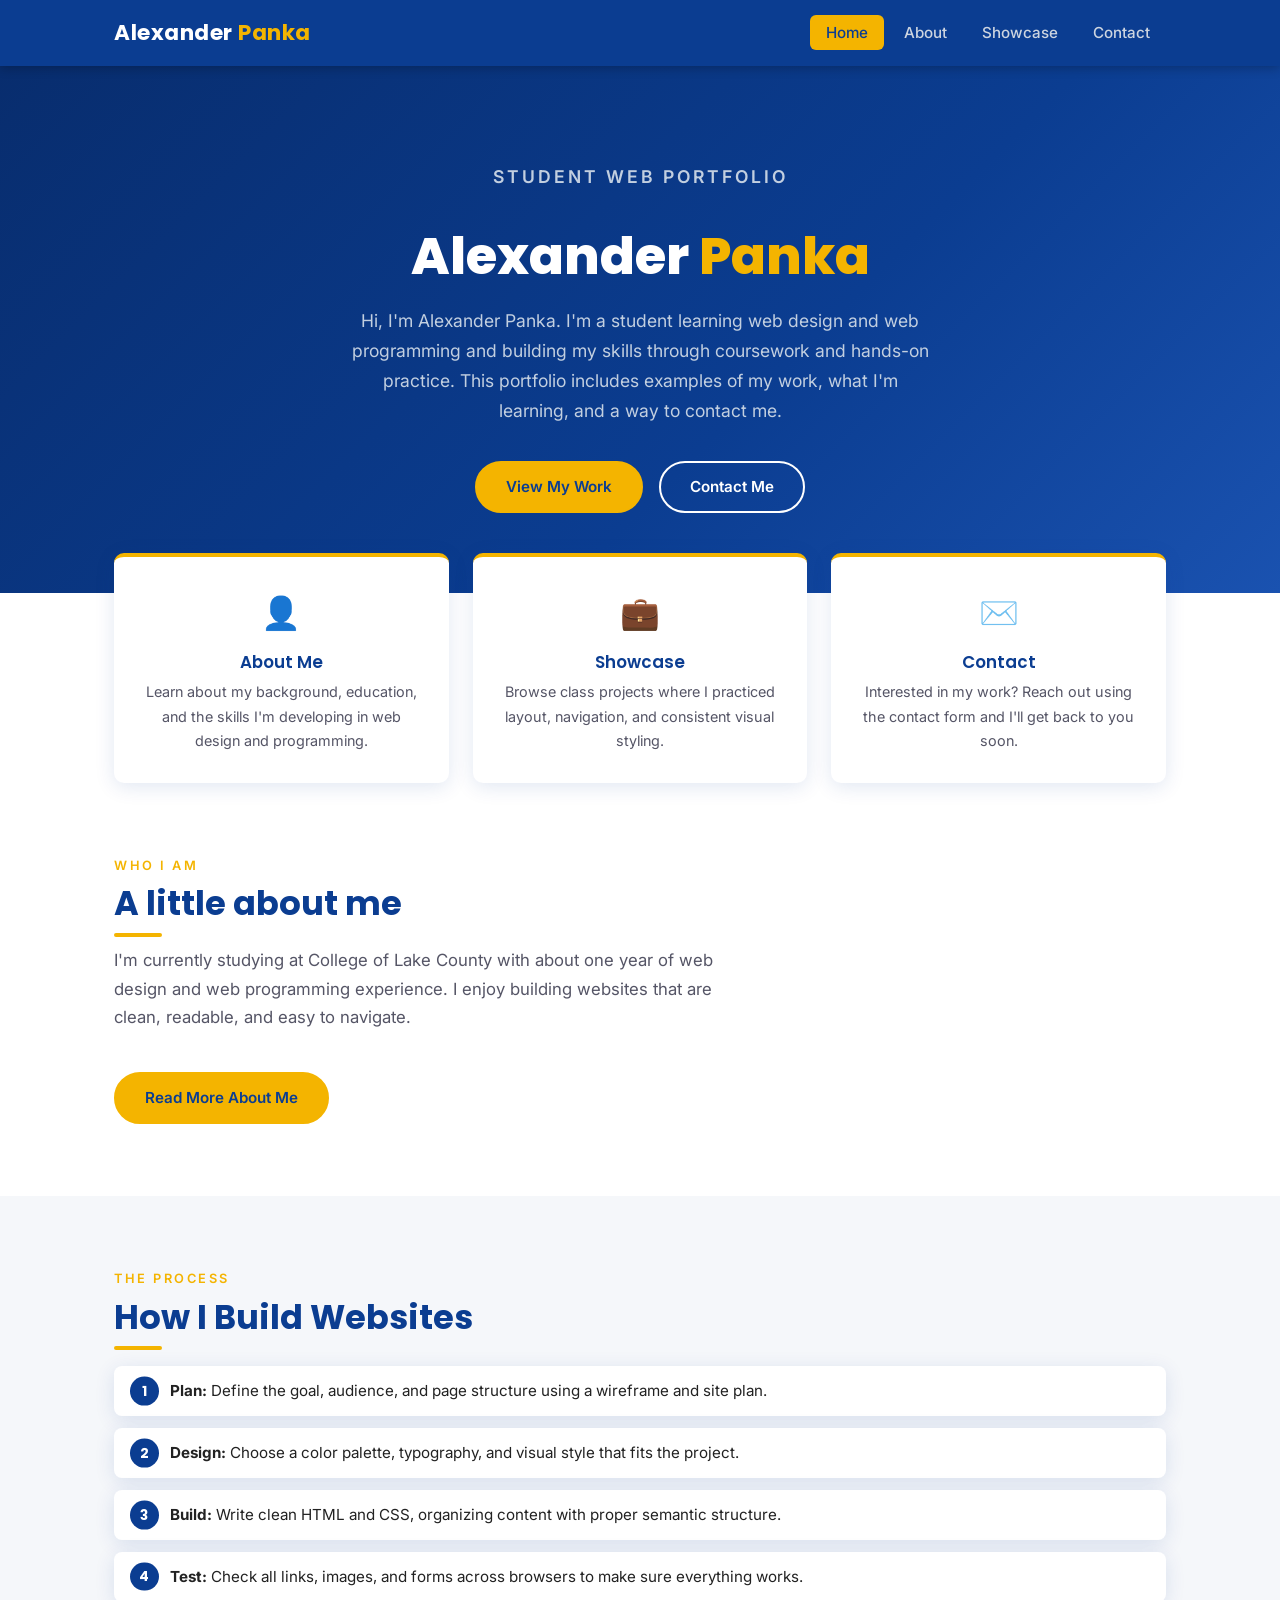
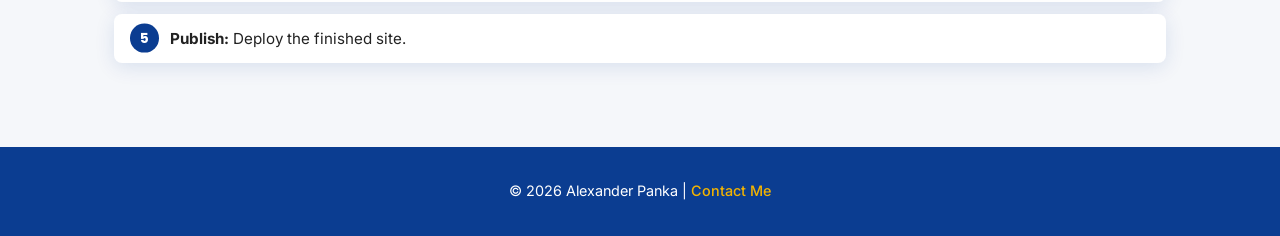
<file: index.html>
<!DOCTYPE html>
<html lang="en">
<head>
    <meta charset="UTF-8">
    <meta name="viewport" content="width=device-width, initial-scale=1.0">
    <title>Alexander Panka — Student Web Portfolio</title>
    <link rel="stylesheet" href="css/style.css">
    <link rel="stylesheet" href="css/layout.css">
</head>
<body>

    <!-- ===== HEADER ===== -->
    <header>
        <div class="header-inner">
            <div class="logo">Alexander&nbsp;<span>Panka</span></div>
            <nav>
                <ul>
                    <li><a href="index.html" class="active">Home</a></li>
                    <li><a href="about.html">About</a></li>
                    <li><a href="showcase.html">Showcase</a></li>
                    <li><a href="contact.html">Contact</a></li>
                </ul>
            </nav>
        </div>
    </header>

    <!-- ===== MAIN ===== -->
    <main>

    <!-- ===== HERO ===== -->
    <section class="hero">
        <div class="hero-inner">
            <p class="hero-label">Student Web Portfolio</p>
            <h1>Alexander <span>Panka</span></h1>
            <p>Hi, I'm Alexander Panka. I'm a student learning web design and web programming and building my skills through coursework and hands-on practice. This portfolio includes examples of my work, what I'm learning, and a way to contact me.</p>
            <div class="hero-buttons">
                <a href="showcase.html" class="btn btn-primary">View My Work</a>
                <a href="contact.html" class="btn btn-outline">Contact Me</a>
            </div>
        </div>
    </section>

    <!-- ===== QUICK SECTIONS ===== -->
    <div class="quick-sections">
        <div class="quick-card">
            <div class="icon">👤</div>
            <h3>About Me</h3>
            <p>Learn about my background, education, and the skills I'm developing in web design and programming.</p>
        </div>
        <div class="quick-card">
            <div class="icon">💼</div>
            <h3>Showcase</h3>
            <p>Browse class projects where I practiced layout, navigation, and consistent visual styling.</p>
        </div>
        <div class="quick-card">
            <div class="icon">✉️</div>
            <h3>Contact</h3>
            <p>Interested in my work? Reach out using the contact form and I'll get back to you soon.</p>
        </div>
    </div>

    <!-- ===== ABOUT PREVIEW ===== -->
    <section>
        <div class="container">
            <p class="section-label">Who I Am</p>
            <h2 class="section-title">A little about me</h2>
            <p class="section-subtitle">I'm currently studying at College of Lake County with about one year of web design and web programming experience. I enjoy building websites that are clean, readable, and easy to navigate.</p>
            <a href="about.html" class="btn btn-primary">Read More About Me</a>
        </div>
    </section>

    <!-- ===== HOW IT WORKS ===== -->
    <section class="bg-gray">
        <div class="container">
            <p class="section-label">The Process</p>
            <h2 class="section-title">How I Build Websites</h2>
            <ol class="process-list">
                <li><strong>Plan:</strong> Define the goal, audience, and page structure using a wireframe and site plan.</li>
                <li><strong>Design:</strong> Choose a color palette, typography, and visual style that fits the project.</li>
                <li><strong>Build:</strong> Write clean HTML and CSS, organizing content with proper semantic structure.</li>
                <li><strong>Test:</strong> Check all links, images, and forms across browsers to make sure everything works.</li>
                <li><strong>Publish:</strong> Deploy the finished site.</li>
            </ol>
        </div>
    </section>

    </main>

    <!-- ===== FOOTER ===== -->
    <footer>
        <p>&copy; 2026 Alexander Panka | <a href="contact.html">Contact Me</a></p>
    </footer>

</body>
</html>
</file>
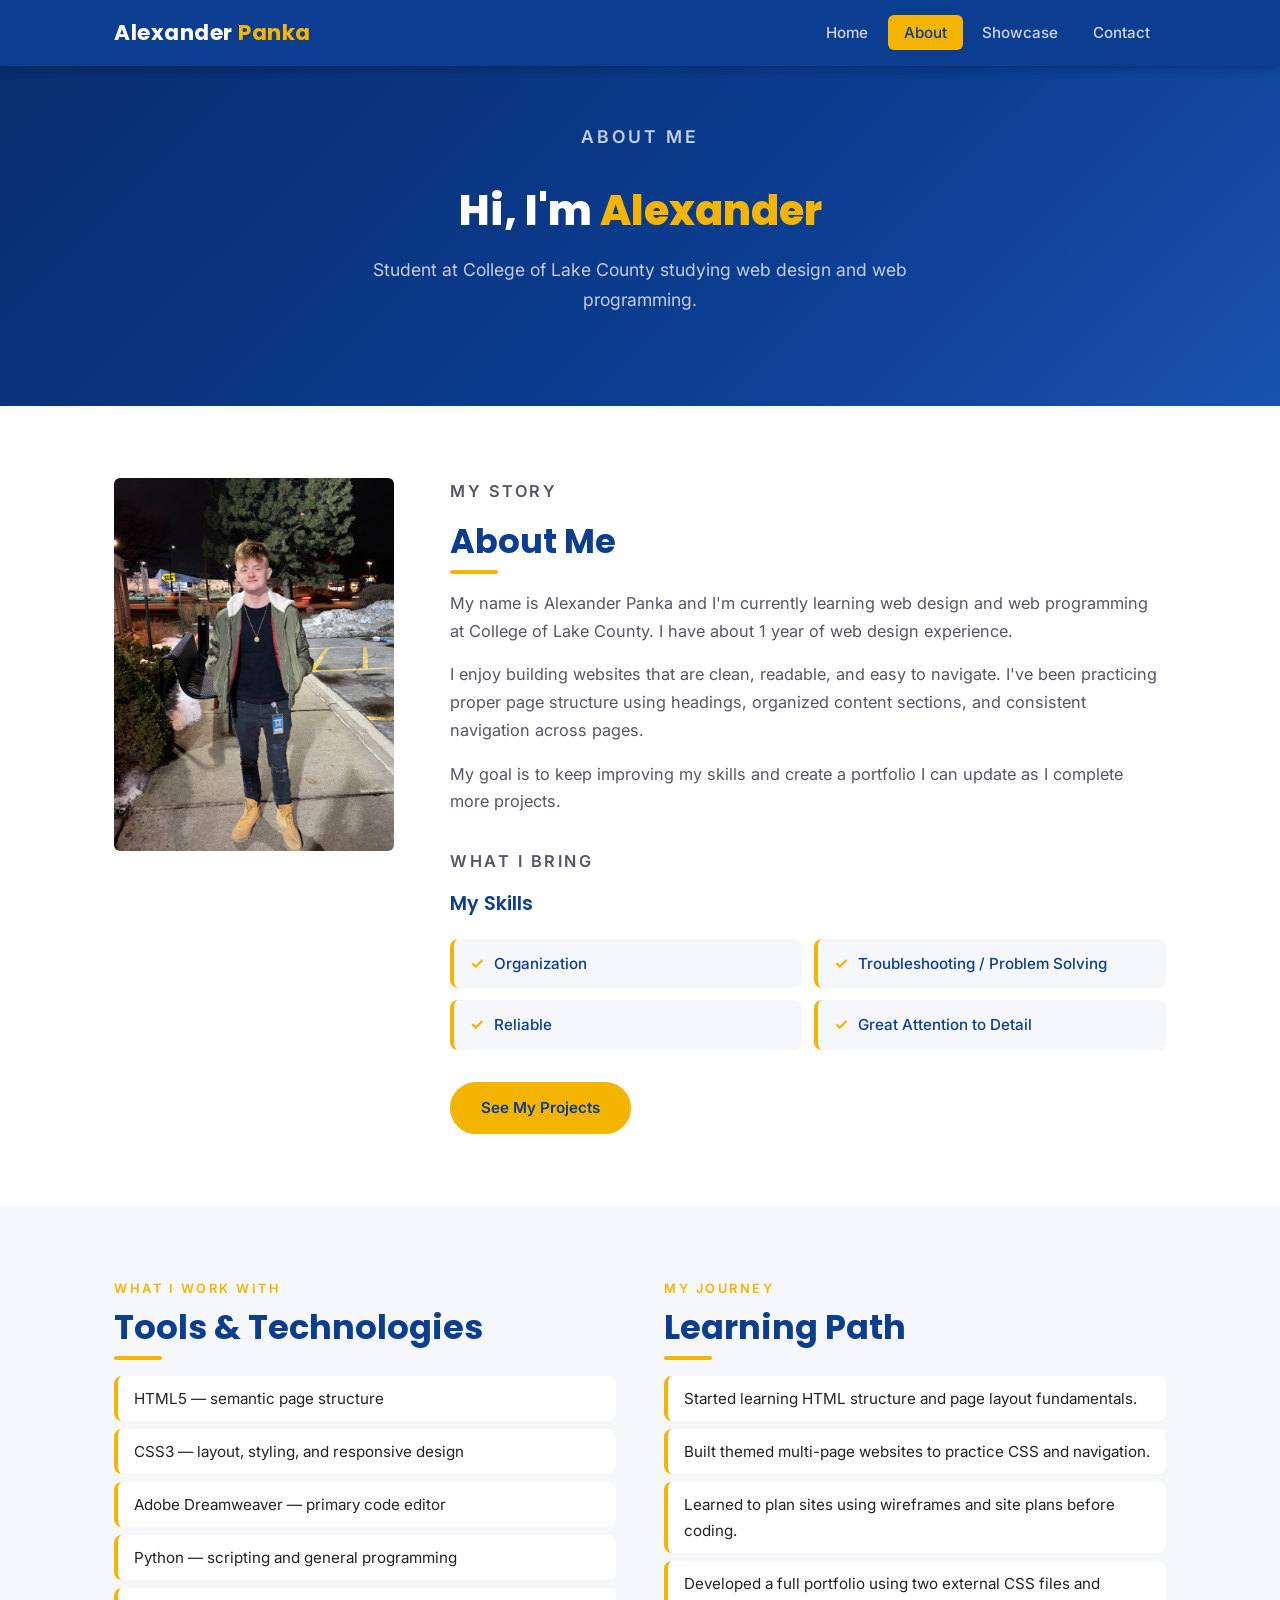
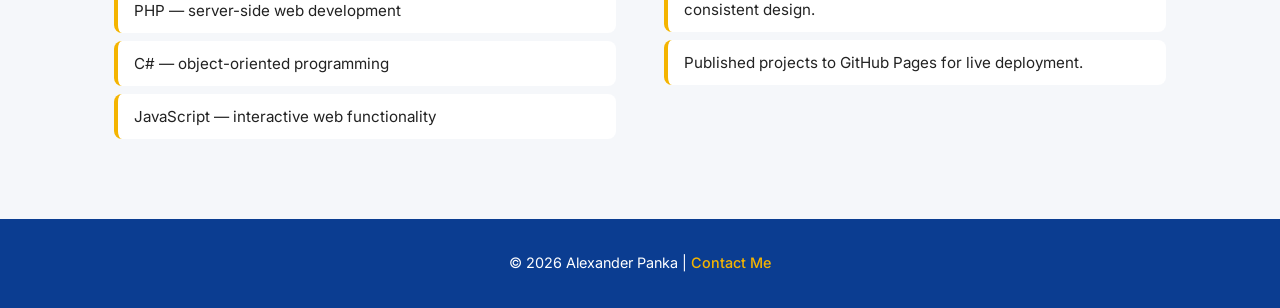
<file: about.html>
<!DOCTYPE html>
<html lang="en">
<head>
    <meta charset="UTF-8">
    <meta name="viewport" content="width=device-width, initial-scale=1.0">
    <title>About Me — Alexander Panka</title>
    <link rel="stylesheet" href="css/style.css">
    <link rel="stylesheet" href="css/layout.css">
</head>
<body>

    <!-- ===== HEADER ===== -->
    <header>
        <div class="header-inner">
            <div class="logo">Alexander&nbsp;<span>Panka</span></div>
            <nav>
                <ul>
                    <li><a href="index.html">Home</a></li>
                    <li><a href="about.html" class="active">About</a></li>
                    <li><a href="showcase.html">Showcase</a></li>
                    <li><a href="contact.html">Contact</a></li>
                </ul>
            </nav>
        </div>
    </header>

    <!-- ===== MAIN ===== -->
    <main>

    <!-- ===== PAGE HERO ===== -->
    <section class="hero" style="padding: 3.5rem 1.5rem;">
        <div class="hero-inner">
            <p class="hero-label">About Me</p>
            <h1 style="font-size: clamp(1.8rem, 4vw, 2.6rem);">Hi, I'm <span>Alexander</span></h1>
            <p>Student at College of Lake County studying web design and web programming.</p>
        </div>
    </section>

    <!-- ===== ABOUT CONTENT ===== -->
    <section>
        <div class="container">
            <div class="about-grid">

                <!-- Photo -->
				<div class="about-photo">
					<img src="images/me.png" alt="Photo of Alexander Panka">
				</div>
                <!-- Text -->
                <div class="about-text">
                    <p class="section-label">My Story</p>
                    <h2 class="section-title">About Me</h2>

                    <p>My name is Alexander Panka and I'm currently learning web design and web programming at College of Lake County. I have about 1 year of web design experience.</p>

                    <p>I enjoy building websites that are clean, readable, and easy to navigate. I've been practicing proper page structure using headings, organized content sections, and consistent navigation across pages.</p>

                    <p>My goal is to keep improving my skills and create a portfolio I can update as I complete more projects.</p>

                    <!-- Skills -->
                    <p class="section-label" style="margin-top:2rem;">What I Bring</p>
                    <h3 style="color:var(--navy); font-family:var(--font-head); margin-bottom:1rem;">My Skills</h3>
                    <div class="skills-grid">
                        <div class="skill-item">Organization</div>
                        <div class="skill-item">Troubleshooting / Problem Solving</div>
                        <div class="skill-item">Reliable</div>
                        <div class="skill-item">Great Attention to Detail</div>
                    </div>

                    <div style="margin-top:2rem;">
                        <a href="showcase.html" class="btn btn-primary">See My Projects</a>
                    </div>
                </div>

            </div>
        </div>
    </section>

    <!-- ===== TOOLS & LEARNING ===== -->
    <section class="bg-gray">
        <div class="container">
            <div style="display:grid; grid-template-columns: 1fr 1fr; gap: 3rem;">

                <div>
                    <p class="section-label">What I Work With</p>
                    <h2 class="section-title">Tools &amp; Technologies</h2>
                    <ul class="about-list">
                        <li>HTML5 — semantic page structure</li>
                        <li>CSS3 — layout, styling, and responsive design</li>
                        <li>Adobe Dreamweaver — primary code editor</li>
						<li>Python — scripting and general programming</li>
						<li>PHP — server-side web development</li>
						<li>C# — object-oriented programming</li>
						<li>JavaScript — interactive web functionality</li>
                    </ul>
                </div>

                <div>
                    <p class="section-label">My Journey</p>
                    <h2 class="section-title">Learning Path</h2>
                    <ol class="about-list">
                        <li>Started learning HTML structure and page layout fundamentals.</li>
                        <li>Built themed multi-page websites to practice CSS and navigation.</li>
                        <li>Learned to plan sites using wireframes and site plans before coding.</li>
                        <li>Developed a full portfolio using two external CSS files and consistent design.</li>
                        <li>Published projects to GitHub Pages for live deployment.</li>
                    </ol>
                </div>

            </div>
        </div>
    </section>

    </main>

    <!-- ===== FOOTER ===== -->
    <footer>
        <p>&copy; 2026 Alexander Panka | <a href="contact.html">Contact Me</a></p>
    </footer>

</body>
</html>
</file>
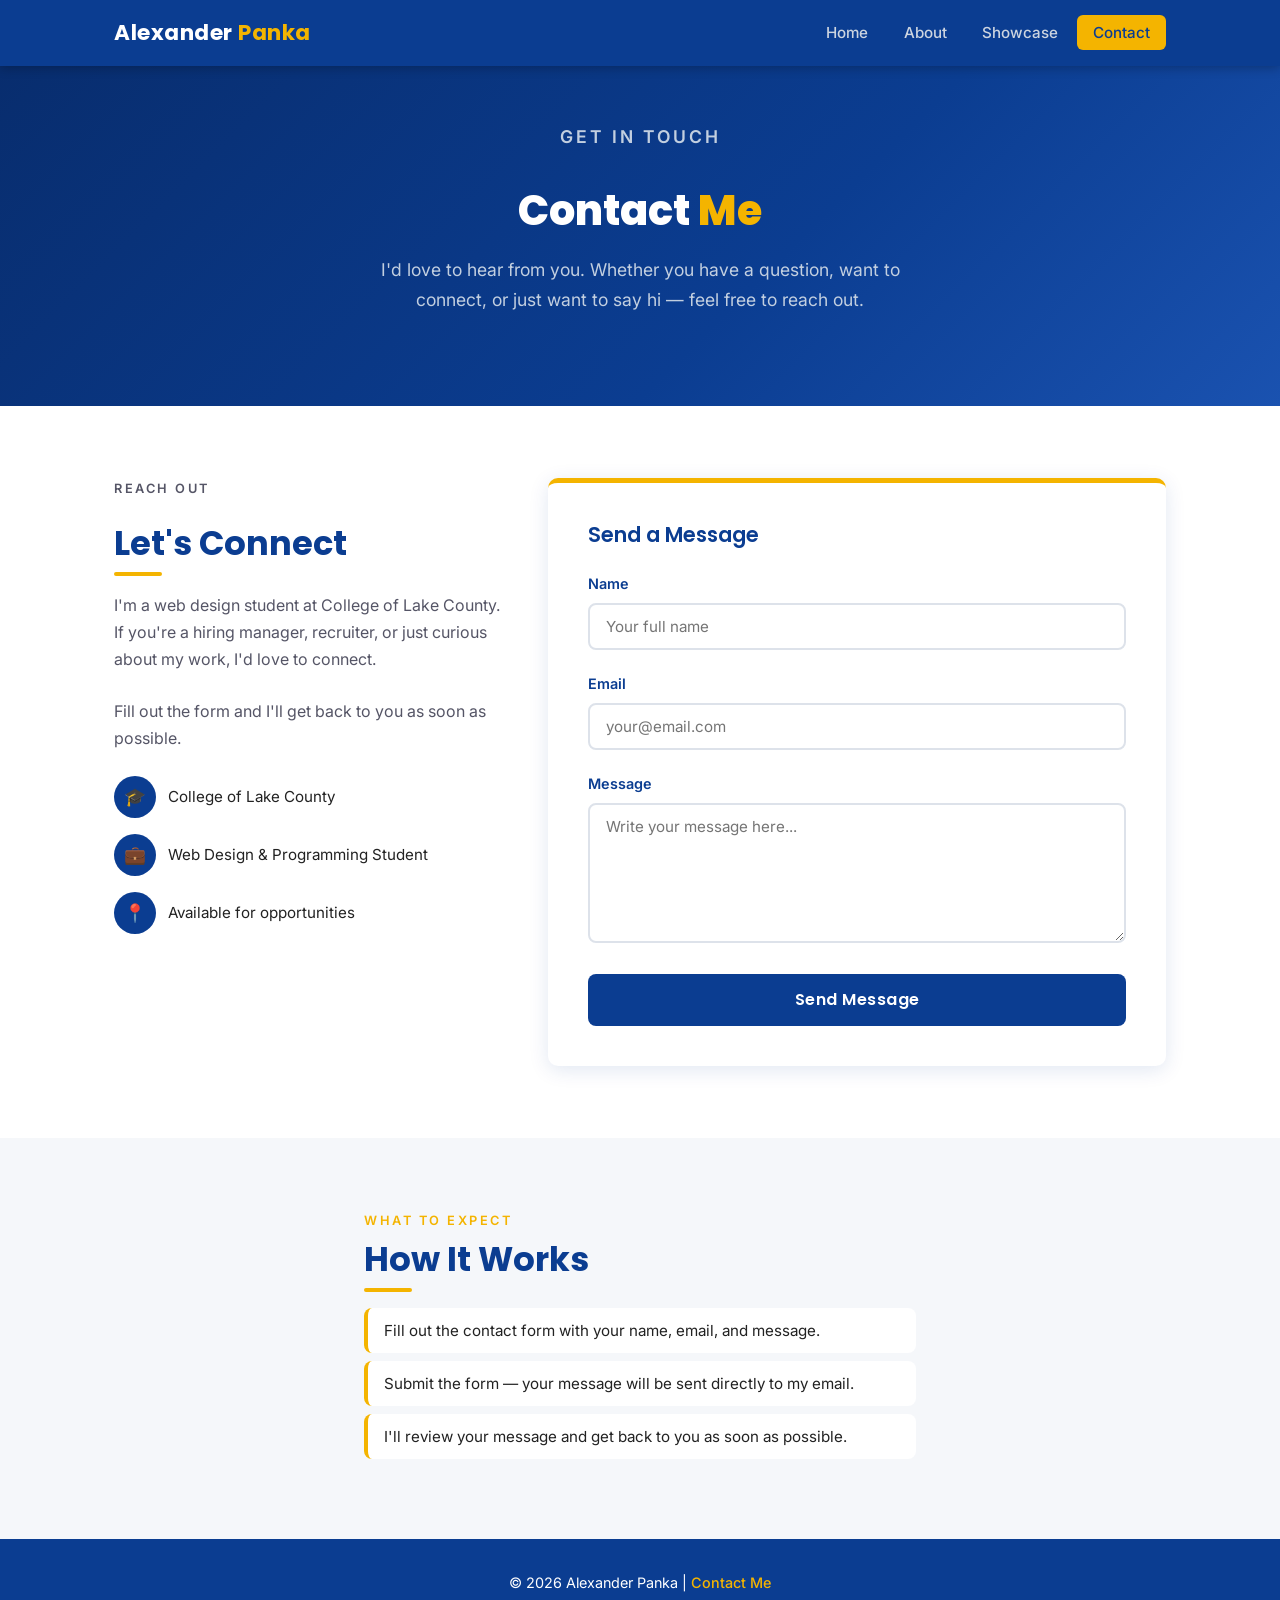
<file: contact.html>
<!DOCTYPE html>
<html lang="en">
<head>
    <meta charset="UTF-8">
    <meta name="viewport" content="width=device-width, initial-scale=1.0">
    <title>Contact — Alexander Panka</title>
    <link rel="stylesheet" href="css/style.css">
    <link rel="stylesheet" href="css/layout.css">
</head>
<body>

    <!-- ===== HEADER ===== -->
    <header>
        <div class="header-inner">
            <div class="logo">Alexander&nbsp;<span>Panka</span></div>
            <nav>
                <ul>
                    <li><a href="index.html">Home</a></li>
                    <li><a href="about.html">About</a></li>
                    <li><a href="showcase.html">Showcase</a></li>
                    <li><a href="contact.html" class="active">Contact</a></li>
                </ul>
            </nav>
        </div>
    </header>

    <!-- ===== MAIN ===== -->
    <main>

    <!-- ===== PAGE HERO ===== -->
    <section class="hero" style="padding: 3.5rem 1.5rem;">
        <div class="hero-inner">
            <p class="hero-label">Get In Touch</p>
            <h1 style="font-size: clamp(1.8rem, 4vw, 2.6rem);">Contact <span>Me</span></h1>
            <p>I'd love to hear from you. Whether you have a question, want to connect, or just want to say hi — feel free to reach out.</p>
        </div>
    </section>

    <!-- ===== CONTACT SECTION ===== -->
    <section>
        <div class="container">
            <div class="contact-wrapper">

                <!-- Contact Info -->
                <div class="contact-info">
                    <p class="section-label">Reach Out</p>
                    <h2 class="section-title">Let's Connect</h2>
                    <p>I'm a web design student at College of Lake County. If you're a hiring manager, recruiter, or just curious about my work, I'd love to connect.</p>
                    <p>Fill out the form and I'll get back to you as soon as possible.</p>

                    <div class="contact-detail">
                        <div class="icon">🎓</div>
                        <span>College of Lake County</span>
                    </div>

                    <div class="contact-detail">
                        <div class="icon">💼</div>
                        <span>Web Design &amp; Programming Student</span>
                    </div>

                    <div class="contact-detail">
                        <div class="icon">📍</div>
                        <span>Available for opportunities</span>
                    </div>
                </div>

                <!-- Contact Form -->
                <div class="contact-form">
                    <h3 style="font-family:var(--font-head); color:var(--navy); margin-bottom:1.5rem; font-size:1.3rem;">Send a Message</h3>

                    <form action="mailto:apanka@stu.clcillinois.edu" method="post" enctype="text/plain">

                        <div class="form-group">
                            <label for="name">Name</label>
                            <input type="text" id="name" name="name" placeholder="Your full name" required>
                        </div>

                        <div class="form-group">
                            <label for="email">Email</label>
                            <input type="email" id="email" name="email" placeholder="your@email.com" required>
                        </div>

                        <div class="form-group">
                            <label for="message">Message</label>
                            <textarea id="message" name="message" placeholder="Write your message here..." required></textarea>
                        </div>

                        <button type="submit" class="btn-submit">Send Message</button>

                    </form>
                </div>

            </div>
        </div>
    </section>

    <!-- ===== HOW IT WORKS ===== -->
    <section class="bg-gray">
        <div class="container" style="max-width: 600px;">
            <p class="section-label">What to Expect</p>
            <h2 class="section-title">How It Works</h2>
            <ol class="about-list">
                <li>Fill out the contact form with your name, email, and message.</li>
                <li>Submit the form — your message will be sent directly to my email.</li>
                <li>I'll review your message and get back to you as soon as possible.</li>
            </ol>
        </div>
    </section>

    </main>

    <!-- ===== FOOTER ===== -->
    <footer>
        <p>&copy; 2026 Alexander Panka | <a href="contact.html">Contact Me</a></p>
    </footer>

</body>
</html>
</file>
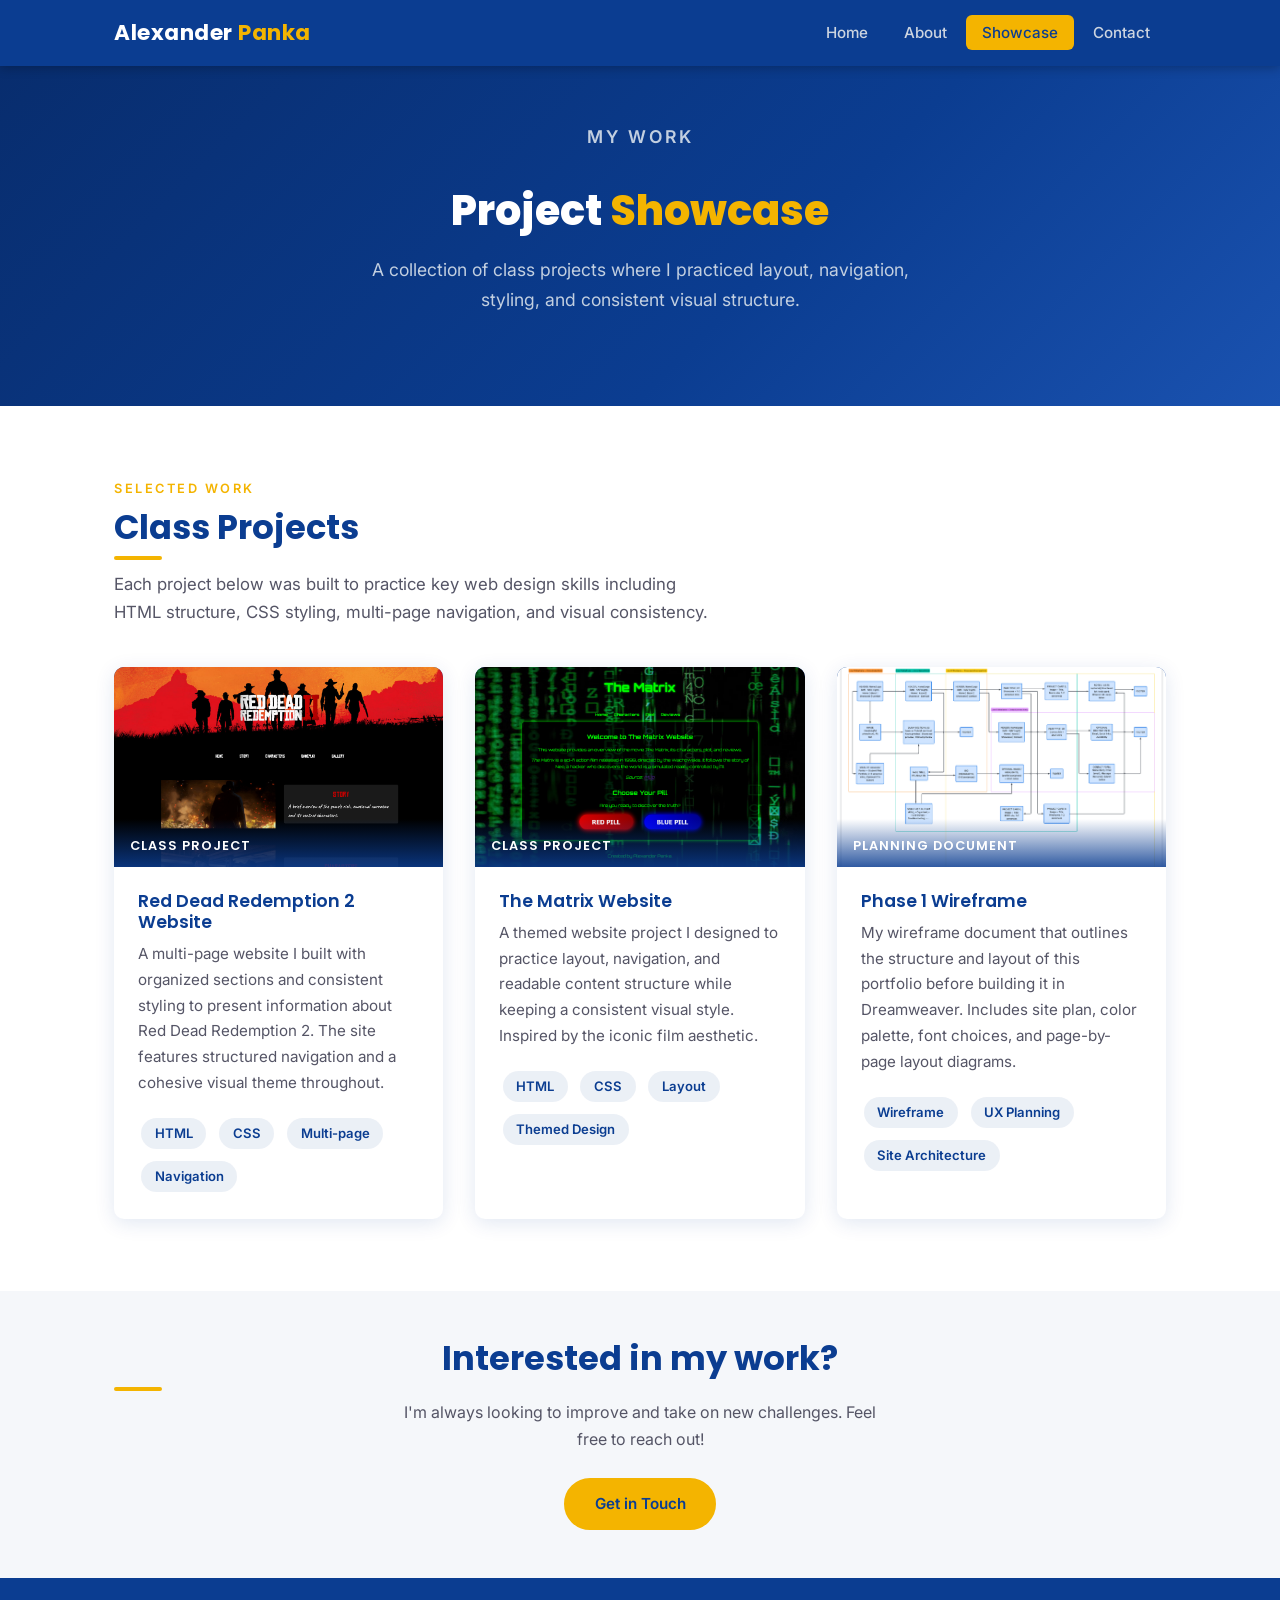
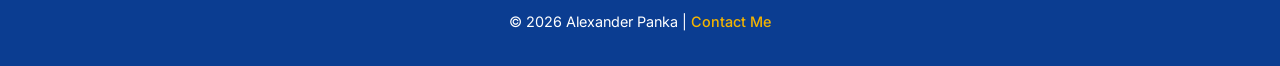
<file: showcase.html>
<!DOCTYPE html>
<html lang="en">
<head>
    <meta charset="UTF-8">
    <meta name="viewport" content="width=device-width, initial-scale=1.0">
    <title>Showcase — Alexander Panka</title>
    <link rel="stylesheet" href="css/style.css">
    <link rel="stylesheet" href="css/layout.css">
</head>
<body>
 
    <!-- ===== HEADER ===== -->
    <header>
        <div class="header-inner">
            <div class="logo">Alexander&nbsp;<span>Panka</span></div>
            <nav>
                <ul>
                    <li><a href="index.html">Home</a></li>
                    <li><a href="about.html">About</a></li>
                    <li><a href="showcase.html" class="active">Showcase</a></li>
                    <li><a href="contact.html">Contact</a></li>
                </ul>
            </nav>
        </div>
    </header>
 
    <!-- ===== MAIN ===== -->
    <main>
 
    <!-- ===== PAGE HERO ===== -->
    <section class="hero" style="padding: 3.5rem 1.5rem;">
        <div class="hero-inner">
            <p class="hero-label">My Work</p>
            <h1 style="font-size: clamp(1.8rem, 4vw, 2.6rem);">Project <span>Showcase</span></h1>
            <p>A collection of class projects where I practiced layout, navigation, styling, and consistent visual structure.</p>
        </div>
    </section>
 
    <!-- ===== PROJECTS ===== -->
    <section>
        <div class="container">
            <p class="section-label">Selected Work</p>
            <h2 class="section-title">Class Projects</h2>
            <p class="section-subtitle">Each project below was built to practice key web design skills including HTML structure, CSS styling, multi-page navigation, and visual consistency.</p>
 
            <div class="showcase-grid">
 
                <!-- Project 1: Red Dead Redemption 2 -->
                <div class="project-card">
                    <div class="project-thumb">
                        <img src="images/RDR2.png" alt="Red Dead Redemption 2 Website Screenshot">
                        <div class="thumb-label">Class Project</div>
                    </div>
                    <div class="project-body">
                        <h3>Red Dead Redemption 2 Website</h3>
                        <p>A multi-page website I built with organized sections and consistent styling to present information about Red Dead Redemption 2. The site features structured navigation and a cohesive visual theme throughout.</p>
                        <div class="project-tags">
                            <span class="badge">HTML</span>
                            <span class="badge">CSS</span>
                            <span class="badge">Multi-page</span>
                            <span class="badge">Navigation</span>
                        </div>
                    </div>
                </div>
 
                <!-- Project 2: The Matrix -->
                <div class="project-card">
                    <div class="project-thumb">
                        <img src="images/TheMatrix.png" alt="The Matrix Website Screenshot">
                        <div class="thumb-label">Class Project</div>
                    </div>
                    <div class="project-body">
                        <h3>The Matrix Website</h3>
                        <p>A themed website project I designed to practice layout, navigation, and readable content structure while keeping a consistent visual style. Inspired by the iconic film aesthetic.</p>
                        <div class="project-tags">
                            <span class="badge">HTML</span>
                            <span class="badge">CSS</span>
                            <span class="badge">Layout</span>
                            <span class="badge">Themed Design</span>
                        </div>
                    </div>
                </div>
 
                <!-- Project 3: Phase 1 Wireframe -->
                <div class="project-card">
                    <div class="project-thumb">
                        <img src="images/Wireframe.png" alt="Phase 1 Wireframe Screenshot">
                        <div class="thumb-label">Planning Document</div>
                    </div>
                    <div class="project-body">
                        <h3>Phase 1 Wireframe</h3>
                        <p>My wireframe document that outlines the structure and layout of this portfolio before building it in Dreamweaver. Includes site plan, color palette, font choices, and page-by-page layout diagrams.</p>
                        <div class="project-tags">
                            <span class="badge">Wireframe</span>
                            <span class="badge">UX Planning</span>
                            <span class="badge">Site Architecture</span>
                        </div>
                    </div>
                </div>
 
            </div><!-- /showcase-grid -->
        </div>
    </section>
 
    <!-- ===== CTA ===== -->
    <section class="bg-gray" style="text-align:center; padding:3rem 1.5rem;">
        <div class="container">
            <h2 class="section-title" style="margin:0 auto 0.5rem;">Interested in my work?</h2>
            <p style="margin-bottom:1.5rem; max-width:500px; margin-left:auto; margin-right:auto;">I'm always looking to improve and take on new challenges. Feel free to reach out!</p>
            <a href="contact.html" class="btn btn-primary">Get in Touch</a>
        </div>
    </section>
 
    </main>

    <!-- ===== FOOTER ===== -->
    <footer>
        <p>&copy; 2026 Alexander Panka | <a href="contact.html">Contact Me</a></p>
    </footer>
 
</body>
</html>
</file>
<file: css/style.css>
/* =============================================
   Alexander Panka | CIT 174 Portfolio
   ============================================= */

/* ---------- GOOGLE FONTS ---------- */
@import url('https://fonts.googleapis.com/css2?family=Poppins:wght@400;600;700;800&family=Inter:wght@400;500;600&display=swap');

/* ---------- CSS VARIABLES (Phase 1 palette) ---------- */
:root {
    --navy:       #0B3D91;
    --navy-dark:  #082d6e;
    --navy-light: #1a52b0;
    --gold:       #F4B400;
    --gold-dark:  #d9a000;
    --white:      #FFFFFF;
    --charcoal:   #222222;
    --gray-light: #F5F7FA;
    --gray-mid:   #dde2ea;
    --gray-text:  #555566;
    --font-head:  'Poppins', sans-serif;
    --font-body:  'Inter', sans-serif;
    --radius:     10px;
    --shadow:     0 4px 20px rgba(11,61,145,0.12);
    --transition: 0.3s ease;
    --max-width:  1100px;
}

/* ---------- RESET ---------- */
*, *::before, *::after {
    margin: 0;
    padding: 0;
    box-sizing: border-box;
}

html { scroll-behavior: smooth; }

body {
    font-family: var(--font-body);
    color: var(--charcoal);
    background: var(--white);
    line-height: 1.7;
    font-size: 1rem;
}

img { max-width: 100%; display: block; }
a   { text-decoration: none; color: inherit; }
ul  { list-style: none; }

/* ---------- CONTAINER ---------- */
.container {
    max-width: var(--max-width);
    margin: 0 auto;
    padding: 0 1.5rem;
}

/* ---------- HEADER ---------- */
header {
    background: var(--navy);
    position: sticky;
    top: 0;
    z-index: 999;
    box-shadow: 0 2px 10px rgba(0,0,0,0.25);
}

.header-inner {
    display: flex;
    align-items: center;
    justify-content: space-between;
    max-width: var(--max-width);
    margin: 0 auto;
    padding: 0 1.5rem;
    height: 66px;
}

.logo {
    font-family: var(--font-head);
    font-size: 1.35rem;
    font-weight: 700;
    color: var(--white);
    letter-spacing: 0.5px;
}

.logo span {
    color: var(--gold);
}

/* ---------- NAVIGATION ---------- */
nav ul {
    display: flex;
    gap: 0.2rem;
}

nav ul li a {
    font-family: var(--font-body);
    font-weight: 500;
    font-size: 0.95rem;
    color: #cdd5e0;
    padding: 0.5rem 1rem;
    border-radius: 6px;
    transition: background var(--transition), color var(--transition);
}

nav ul li a:hover,
nav ul li a.active {
    background: var(--gold);
    color: var(--navy);
}

/* ---------- FOOTER ---------- */
footer {
    background: var(--navy);
    color: #0B3D91;
    text-align: center;
    padding: 2rem 1rem;
    font-size: 0.9rem;
    font-family: var(--font-body);
}

footer a {
    color: var(--gold);
    font-weight: 500;
}
footer a:hover { color: #fff; }

footer p {
    color: #FFFFFF;
    margin-bottom: 0;
}

/* ---------- TYPOGRAPHY ---------- */
h1, h2, h3, h4 {
    font-family: var(--font-head);
    line-height: 1.2;
    color: var(--navy);
}

h1 { font-size: clamp(1.9rem, 4vw, 2.8rem); font-weight: 800; }
h2 { font-size: clamp(1.5rem, 3vw, 2rem);   font-weight: 700; }
h3 { font-size: 1.2rem; font-weight: 600; }

p  { color: var(--gray-text); margin-bottom: 1rem; }

/* ---------- SECTION UTILITY ---------- */
section { padding: 4.5rem 0; }

.section-label {
    font-family: var(--font-body);
    font-size: 0.8rem;
    font-weight: 600;
    letter-spacing: 2.5px;
    text-transform: uppercase;
    color: var(--gold);
    margin-bottom: 0.5rem;
}

.section-title {
    font-family: var(--font-head);
    font-size: clamp(1.6rem, 3vw, 2.1rem);
    color: var(--navy);
    margin-bottom: 0.6rem;
}

.section-title::after {
    content: '';
    display: block;
    width: 48px;
    height: 4px;
    background: var(--gold);
    border-radius: 2px;
    margin-top: 0.5rem;
}

.section-subtitle {
    color: var(--gray-text);
    font-size: 1.05rem;
    margin-bottom: 2.5rem;
    max-width: 600px;
}

/* ---------- BUTTONS ---------- */
.btn {
    display: inline-block;
    padding: 0.7rem 1.8rem;
    border-radius: 50px;
    font-family: var(--font-body);
    font-weight: 600;
    font-size: 0.95rem;
    cursor: pointer;
    border: 2px solid transparent;
    transition: transform var(--transition), box-shadow var(--transition), background var(--transition), color var(--transition);
}

.btn:hover {
    transform: translateY(-2px);
    box-shadow: 0 6px 18px rgba(11,61,145,0.25);
}

.btn-primary {
    background: var(--gold);
    color: var(--navy);
    border-color: var(--gold);
}
.btn-primary:hover {
    background: var(--gold-dark);
    border-color: var(--gold-dark);
}

.btn-outline {
    background: transparent;
    color: var(--white);
    border-color: var(--white);
}
.btn-outline:hover {
    background: var(--white);
    color: var(--navy);
}

/* ---------- CARD ---------- */
.card {
    background: var(--white);
    border-radius: var(--radius);
    box-shadow: var(--shadow);
    overflow: hidden;
    transition: transform var(--transition), box-shadow var(--transition);
}

.card:hover {
    transform: translateY(-5px);
    box-shadow: 0 12px 32px rgba(11,61,145,0.18);
}

/* ---------- GRAY BG SECTION ---------- */
.bg-gray { background: var(--gray-light); }

/* ---------- LISTS ---------- */
.about-list {
    list-style: none;
    padding: 0;
    margin-top: 1rem;
}

.about-list li {
    padding: 0.6rem 0.8rem 0.6rem 1rem;
    margin-bottom: 0.5rem;
    background: var(--white);
    border-radius: 8px;
    border-left: 4px solid var(--gold);
    color: var(--charcoal);
    font-family: var(--font-body);
    font-size: 0.95rem;
    counter-increment: ol-counter;
}

.process-list {
    list-style: none;
    padding: 0;
    margin-top: 1rem;
    counter-reset: ol-counter;
}

.process-list li {
    padding: 0.75rem 1rem 0.75rem 3.5rem;
    margin-bottom: 0.75rem;
    background: var(--white);
    border-radius: 8px;
    box-shadow: var(--shadow);
    color: var(--charcoal);
    font-family: var(--font-body);
    font-size: 0.95rem;
    position: relative;
    counter-increment: ol-counter;
}

.process-list li::before {
    content: counter(ol-counter);
    position: absolute;
    left: 1rem;
    top: 50%;
    transform: translateY(-50%);
    background: var(--navy);
    color: var(--white);
    width: 1.8rem;
    height: 1.8rem;
    border-radius: 50%;
    display: flex;
    align-items: center;
    justify-content: center;
    font-family: var(--font-head);
    font-weight: 700;
    font-size: 0.85rem;
}

/* ---------- TAG / BADGE ---------- */
.badge {
    display: inline-block;
    background: rgba(11,61,145,0.08);
    color: var(--navy);
    border-radius: 50px;
    padding: 0.25rem 0.85rem;
    font-size: 0.82rem;
    font-weight: 600;
    font-family: var(--font-body);
    margin: 0.2rem;
}
</file>
<file: css/layout.css>
/* =============================================
   Alexander Panka | CIT 174 Portfolio
   ============================================= */

/* ========== HOME — HERO ========== */
.hero {
    background: linear-gradient(135deg, var(--navy-dark) 0%, var(--navy) 60%, var(--navy-light) 100%);
    color: var(--white);
    padding: 6rem 1.5rem 5rem;
    text-align: center;
}

.hero-inner {
    max-width: 740px;
    margin: 0 auto;
}

.hero-label {
    font-family: var(--font-body);
    font-size: 0.85rem;
    font-weight: 600;
    letter-spacing: 3px;
    text-transform: uppercase;
    color: var(--gold);
    margin-bottom: 1rem;
}

.hero h1 {
    font-family: var(--font-head);
    font-size: clamp(2rem, 5vw, 3.2rem);
    font-weight: 800;
    color: var(--white);
    line-height: 1.15;
    margin-bottom: 1.25rem;
}

.hero h1 span {
    color: var(--gold);
}

.hero p {
    font-size: 1.1rem;
    color: #c2cfe0;
    max-width: 580px;
    margin: 0 auto 2.2rem;
}

.hero-buttons {
    display: flex;
    gap: 1rem;
    justify-content: center;
    flex-wrap: wrap;
}

/* ========== HOME — QUICK SECTIONS ========== */
.quick-sections {
    display: grid;
    grid-template-columns: repeat(3, 1fr);
    gap: 1.5rem;
    margin-top: -2.5rem;
    position: relative;
    z-index: 2;
    padding: 0 1.5rem;
    max-width: var(--max-width);
    margin-left: auto;
    margin-right: auto;
}

.quick-card {
    background: var(--white);
    border-radius: var(--radius);
    padding: 1.8rem 1.5rem;
    box-shadow: var(--shadow);
    text-align: center;
    border-top: 4px solid var(--gold);
}

.quick-card .icon {
    font-size: 2rem;
    margin-bottom: 0.75rem;
}

.quick-card h3 {
    font-family: var(--font-head);
    color: var(--navy);
    font-size: 1.05rem;
    margin-bottom: 0.5rem;
}

.quick-card p {
    font-size: 0.9rem;
    color: var(--gray-text);
    margin: 0;
}

/* ========== ABOUT ========== */
.about-grid {
    display: grid;
    grid-template-columns: 280px 1fr;
    gap: 3.5rem;
    align-items: start;
}

.about-photo {
    width: 100%;
    aspect-ratio: 3/4;
    border-radius: var(--radius);
}

.about-photo img {
    width: 100%;
    height: 100%;
    object-fit: cover;
    border-radius: calc(var(--radius) - 4px);
}

.about-text h2 {
    color: var(--navy);
    margin-bottom: 1rem;
}

.about-text p {
    color: var(--gray-text);
    margin-bottom: 1rem;
    font-size: 1.02rem;
}

.skills-grid {
    display: grid;
    grid-template-columns: repeat(2, 1fr);
    gap: 0.75rem;
    margin-top: 1.5rem;
}

.skill-item {
    display: flex;
    align-items: center;
    gap: 0.6rem;
    background: var(--gray-light);
    border-radius: 8px;
    padding: 0.7rem 1rem;
    font-family: var(--font-body);
    font-weight: 500;
    font-size: 0.95rem;
    color: var(--navy);
    border-left: 4px solid var(--gold);
}

.skill-item::before {
    content: '✓';
    font-weight: 700;
    color: var(--gold);
    font-size: 1rem;
}

/* ========== SHOWCASE ========== */
.showcase-grid {
    display: grid;
    grid-template-columns: repeat(auto-fit, minmax(300px, 1fr));
    gap: 2rem;
}

.project-card {
    background: var(--white);
    border-radius: var(--radius);
    box-shadow: var(--shadow);
    overflow: hidden;
    transition: transform var(--transition), box-shadow var(--transition);
}

.project-card:hover {
    transform: translateY(-6px);
    box-shadow: 0 16px 40px rgba(11,61,145,0.2);
}

.project-thumb {
    width: 100%;
    height: 200px;
    background: linear-gradient(135deg, var(--navy) 0%, var(--navy-light) 100%);
    display: flex;
    align-items: center;
    justify-content: center;
    font-size: 3.5rem;
    position: relative;
    overflow: hidden;
}

.project-thumb img {
    width: 100%;
    height: 100%;
    object-fit: cover;
}

.project-thumb .thumb-label {
    position: absolute;
    bottom: 0;
    left: 0;
    right: 0;
    background: linear-gradient(transparent, rgba(11,61,145,0.85));
    color: var(--white);
    font-family: var(--font-head);
    font-size: 0.8rem;
    font-weight: 600;
    padding: 1rem 1rem 0.6rem;
    text-transform: uppercase;
    letter-spacing: 1px;
}

.project-body {
    padding: 1.5rem;
}

.project-body h3 {
    font-family: var(--font-head);
    color: var(--navy);
    font-size: 1.1rem;
    margin-bottom: 0.5rem;
}

.project-body p {
    font-size: 0.95rem;
    color: var(--gray-text);
    margin-bottom: 1.2rem;
}

.project-tags {
    display: flex;
    flex-wrap: wrap;
    gap: 0.4rem;
}

/* ========== CONTACT ========== */
.contact-wrapper {
    display: grid;
    grid-template-columns: 1fr 1.6fr;
    gap: 3rem;
    align-items: start;
}

.contact-info h2 {
    color: var(--navy);
    margin-bottom: 1rem;
}

.contact-info p {
    color: var(--gray-text);
    margin-bottom: 1.5rem;
}

.contact-detail {
    display: flex;
    align-items: center;
    gap: 0.75rem;
    margin-bottom: 1rem;
    font-family: var(--font-body);
    font-size: 0.95rem;
    color: var(--charcoal);
}

.contact-detail .icon {
    width: 42px;
    height: 42px;
    background: var(--navy);
    border-radius: 50%;
    display: flex;
    align-items: center;
    justify-content: center;
    font-size: 1.1rem;
    flex-shrink: 0;
}

/* ========== CONTACT FORM ========== */
.contact-form {
    background: var(--white);
    border-radius: var(--radius);
    padding: 2.5rem;
    box-shadow: var(--shadow);
    border-top: 5px solid var(--gold);
}

.form-group {
    margin-bottom: 1.4rem;
}

.form-group label {
    display: block;
    font-family: var(--font-body);
    font-weight: 600;
    font-size: 0.9rem;
    color: var(--navy);
    margin-bottom: 0.4rem;
}

.form-group input,
.form-group textarea {
    width: 100%;
    padding: 0.75rem 1rem;
    border: 2px solid var(--gray-mid);
    border-radius: 8px;
    font-family: var(--font-body);
    font-size: 0.95rem;
    color: var(--charcoal);
    background: var(--white);
    transition: border-color var(--transition), box-shadow var(--transition);
    outline: none;
}

.form-group input:focus,
.form-group textarea:focus {
    border-color: var(--navy);
    box-shadow: 0 0 0 3px rgba(11,61,145,0.12);
}

.form-group textarea {
    resize: vertical;
    min-height: 140px;
}

.btn-submit {
    width: 100%;
    background: var(--navy);
    color: var(--white);
    border: none;
    padding: 0.85rem;
    border-radius: 8px;
    font-family: var(--font-head);
    font-size: 1rem;
    font-weight: 600;
    cursor: pointer;
    transition: background var(--transition), transform var(--transition);
    letter-spacing: 0.5px;
}

.btn-submit:hover {
    background: var(--navy-dark);
    transform: translateY(-2px);
}

/* ========== RESPONSIVE ========== */
@media (max-width: 768px) {
    .quick-sections        { grid-template-columns: 1fr; margin-top: 1.5rem; }
    .about-grid            { grid-template-columns: 1fr; }
    .about-photo           { max-width: 220px; margin: 0 auto; }
    .skills-grid           { grid-template-columns: 1fr; }
    .contact-wrapper       { grid-template-columns: 1fr; }
    .contact-form          { padding: 1.5rem; }
    nav ul li a            { padding: 0.4rem 0.65rem; font-size: 0.88rem; }
    .about-tools-grid      { grid-template-columns: 1fr !important; }
}

@media (max-width: 480px) {
    .hero { padding: 4rem 1rem 3rem; }
    .hero-buttons { flex-direction: column; align-items: center; }
    .showcase-grid { grid-template-columns: 1fr; }
}
</file>
